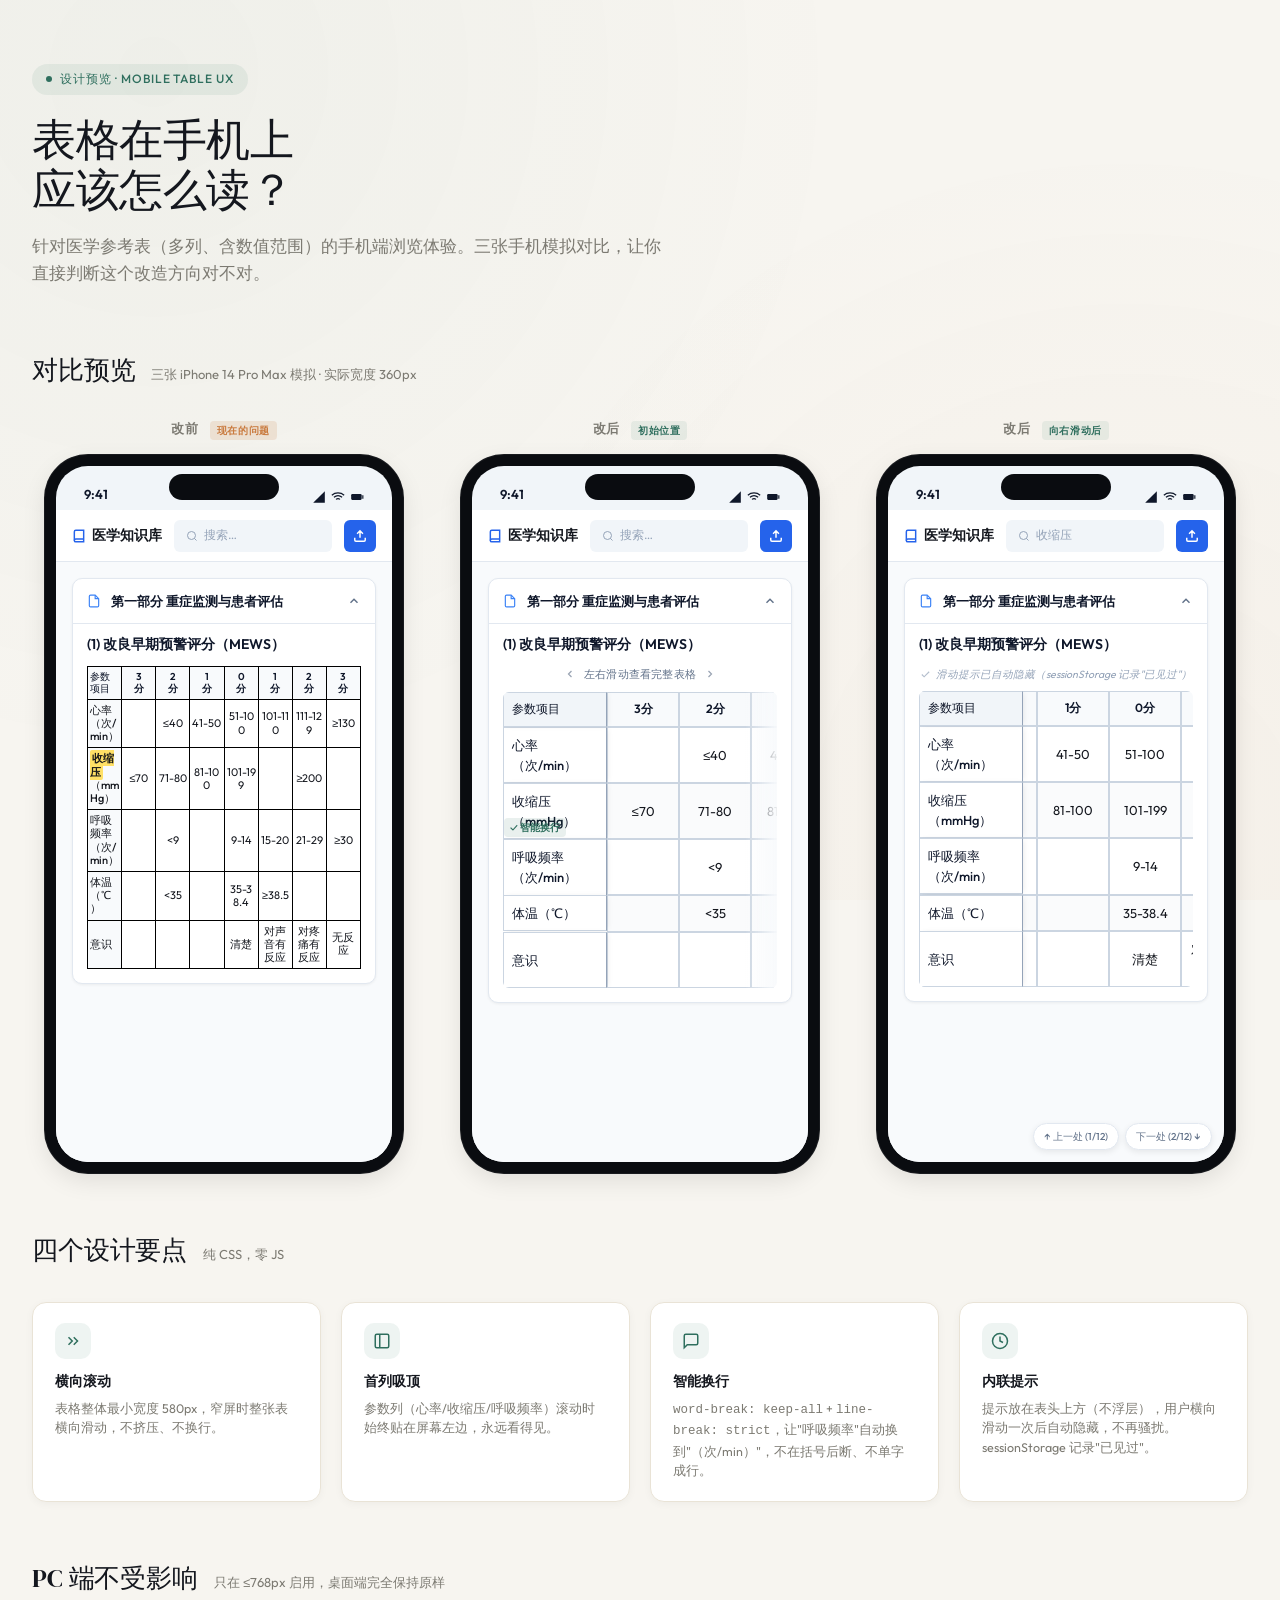
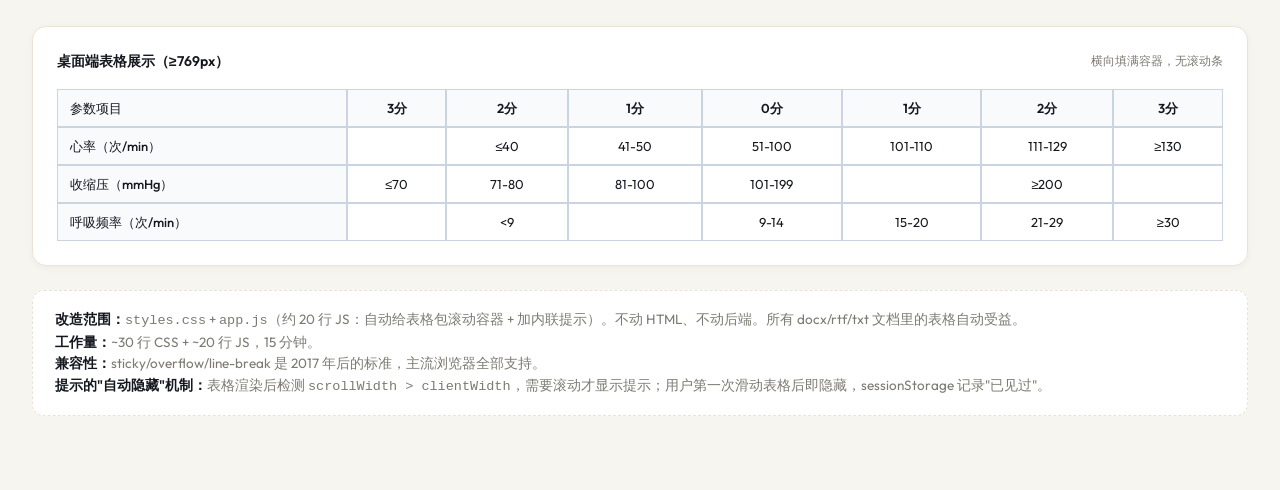
<file: preview-table-mobile.html>
<!DOCTYPE html>
<html lang="zh-CN">
<head>
<meta charset="UTF-8">
<meta name="viewport" content="width=device-width, initial-scale=1.0">
<title>表格浏览体验优化 · 设计稿预览</title>
<link href="https://fonts.googleapis.com/css2?family=DM+Serif+Display&family=Outfit:wght@400;500;600;700&family=JetBrains+Mono:wght@400;500&display=swap" rel="stylesheet">
<style>
:root {
  --bg: #f7f5f0;
  --surface: #ffffff;
  --line: #e9e3d6;
  --line-soft: #f0ebe0;
  --text: #14171e;
  --text-muted: #7c7a72;
  --text-dim: #a8a59c;
  --primary: #2f6f5e;
  --primary-soft: rgba(47, 111, 94, 0.08);
  --warn: #c97b3f;
  --shadow-soft: 0 2px 8px rgba(0,0,0,0.04);
  --shadow-md: 0 4px 16px -2px rgba(0,0,0,0.06);
  --shadow-lg: 0 8px 24px -2px rgba(0,0,0,0.10);
  --shadow-phone: 0 20px 50px -8px rgba(20, 23, 30, 0.25), 0 0 0 12px #1a1d24, 0 0 0 14px #2a2d34;
}
* { box-sizing: border-box; margin: 0; padding: 0; }
body {
  font-family: 'Outfit', -apple-system, sans-serif;
  background: var(--bg);
  color: var(--text);
  line-height: 1.55;
  font-size: 15px;
  -webkit-font-smoothing: antialiased;
}
/* Subtle background grain */
body::before {
  content: "";
  position: fixed;
  top: 0; left: 0; right: 0; bottom: 0;
  background: radial-gradient(circle at 12% 8%, rgba(47, 111, 94, 0.04) 0%, transparent 50%),
              radial-gradient(circle at 88% 92%, rgba(201, 123, 63, 0.04) 0%, transparent 50%);
  pointer-events: none;
  z-index: 0;
}
.wrap { max-width: 1280px; margin: 0 auto; padding: 64px 32px 80px; position: relative; z-index: 1; }

/* ===== Hero ===== */
.hero { margin-bottom: 64px; }
.eyebrow {
  display: inline-flex;
  align-items: center;
  gap: 8px;
  font-size: 12px;
  font-weight: 500;
  letter-spacing: 0.08em;
  text-transform: uppercase;
  color: var(--primary);
  background: var(--primary-soft);
  padding: 6px 14px;
  border-radius: 999px;
  margin-bottom: 20px;
}
.eyebrow-dot { width: 6px; height: 6px; border-radius: 50%; background: var(--primary); }
h1 {
  font-family: 'DM Serif Display', serif;
  font-weight: 400;
  font-size: 44px;
  line-height: 1.15;
  letter-spacing: -0.01em;
  margin-bottom: 16px;
  color: var(--text);
}
.lede {
  font-size: 17px;
  color: var(--text-muted);
  max-width: 640px;
  line-height: 1.6;
}

/* ===== Section header ===== */
.section-head { margin: 56px 0 28px; display: flex; align-items: baseline; gap: 16px; }
.section-head h2 {
  font-family: 'DM Serif Display', serif;
  font-weight: 400;
  font-size: 26px;
  letter-spacing: -0.005em;
}
.section-head .sub {
  font-size: 13px;
  color: var(--text-muted);
}
.section-head .badge {
  display: inline-flex;
  align-items: center;
  gap: 6px;
  font-size: 11px;
  font-weight: 600;
  padding: 4px 10px;
  border-radius: 999px;
  margin-left: 8px;
}
.badge.before { background: rgba(201, 123, 63, 0.12); color: var(--warn); }
.badge.after { background: var(--primary-soft); color: var(--primary); }

/* ===== Phone grid ===== */
.phone-grid {
  display: grid;
  grid-template-columns: repeat(3, 1fr);
  gap: 32px;
  margin-bottom: 40px;
}
@media (max-width: 1024px) {
  .phone-grid { grid-template-columns: 1fr; gap: 40px; max-width: 420px; margin: 0 auto 40px; }
}

/* ===== Phone ===== */
.phone {
  display: flex;
  flex-direction: column;
  align-items: center;
}
.phone-label {
  margin-bottom: 14px;
  font-size: 13px;
  font-weight: 600;
  color: var(--text-muted);
  letter-spacing: 0.04em;
  text-transform: uppercase;
}
.phone-label .tag {
  display: inline-block;
  font-size: 10px;
  font-weight: 700;
  padding: 2px 7px;
  border-radius: 4px;
  margin-left: 8px;
  vertical-align: middle;
}
.phone-label .tag.bad { background: rgba(201, 123, 63, 0.15); color: var(--warn); }
.phone-label .tag.good { background: var(--primary-soft); color: var(--primary); }
.phone-frame {
  width: 360px;
  height: 720px;
  border-radius: 44px;
  background: #0a0c10;
  padding: 12px;
  box-shadow: var(--shadow-lg), inset 0 0 0 1px rgba(255,255,255,0.06);
  position: relative;
}
.phone-screen {
  width: 100%;
  height: 100%;
  background: #f1f5f9;
  border-radius: 32px;
  overflow: hidden;
  position: relative;
  display: flex;
  flex-direction: column;
}
/* Notch */
.phone-screen::before {
  content: "";
  position: absolute;
  top: 8px; left: 50%;
  transform: translateX(-50%);
  width: 110px; height: 26px;
  background: #0a0c10;
  border-radius: 999px;
  z-index: 50;
}
/* Status bar */
.status-bar {
  height: 44px;
  display: flex;
  justify-content: space-between;
  align-items: flex-end;
  padding: 0 28px 6px;
  font-size: 13px;
  font-weight: 600;
  color: #0f172a;
  flex-shrink: 0;
}
.status-bar .right { display: flex; gap: 5px; align-items: center; }
.status-bar svg { width: 14px; height: 14px; }

/* App nav */
.app-nav {
  height: 52px;
  background: white;
  border-bottom: 1px solid #e2e8f0;
  display: flex;
  align-items: center;
  padding: 0 16px;
  gap: 12px;
  flex-shrink: 0;
}
.app-logo {
  display: flex; align-items: center; gap: 6px;
  font-size: 14px; font-weight: 600;
}
.app-logo svg { color: #2563eb; }
.app-search-mini {
  flex: 1;
  height: 32px;
  background: #f1f5f9;
  border-radius: 6px;
  display: flex;
  align-items: center;
  padding: 0 12px;
  font-size: 12px;
  color: #94a3b8;
  gap: 6px;
}
.app-search-mini svg { width: 12px; height: 12px; }
.app-upload {
  width: 32px; height: 32px;
  background: #2563eb;
  border-radius: 6px;
  display: flex;
  align-items: center;
  justify-content: center;
  color: white;
}
.app-upload svg { width: 14px; height: 14px; }

/* Page content */
.app-content {
  flex: 1;
  overflow-y: auto;
  background: #f8fafc;
  padding: 16px;
  -webkit-overflow-scrolling: touch;
}
.doc-card {
  background: white;
  border-radius: 10px;
  border: 1px solid #e2e8f0;
  overflow: hidden;
  box-shadow: 0 1px 3px rgba(0,0,0,0.06);
}
.doc-head {
  padding: 12px 14px;
  display: flex;
  align-items: center;
  gap: 10px;
  border-bottom: 1px solid #e2e8f0;
}
.doc-icon-mini { color: #3b82f6; flex-shrink: 0; }
.doc-title-mini {
  font-size: 13px;
  font-weight: 600;
  color: #0f172a;
  flex: 1;
  white-space: nowrap;
  overflow: hidden;
  text-overflow: ellipsis;
}
.doc-chevron {
  color: #64748b;
  transform: rotate(180deg);
}
.doc-body-section {
  padding: 10px 14px 14px;
}
.doc-section-title {
  font-size: 14px;
  font-weight: 600;
  color: #0f172a;
  margin-bottom: 10px;
}

/* ===== Tables ===== */
.tbl-wrap {
  /* Used in NEW design: scrollable wrapper */
  position: relative;
  border-radius: 6px;
}
.tbl-wrap-old {
  /* Used in OLD design: no scroll, just cramped */
}
.tbl-new {
  border-collapse: separate;
  border-spacing: 0;
  width: 100%;
  min-width: 580px; /* Force horizontal scroll on mobile */
  background: white;
  font-size: 13px;
  table-layout: auto;
}
.tbl-new th, .tbl-new td {
  border: 1px solid #cbd5e1;
  padding: 7px 8px;
  text-align: center;
  vertical-align: middle;
  background: white;
  min-width: 72px;
  /* Smart wrapping - keeps CJK words together, allows breaking at boundaries */
  word-break: keep-all;
  overflow-wrap: anywhere;
  line-break: strict;
}
.tbl-new th {
  background: #f8fafc;
  font-weight: 600;
  color: #0f172a;
  min-width: 56px;
  font-size: 12px;
}
.tbl-new td:first-child, .tbl-new th:first-child {
  position: sticky;
  left: 0;
  z-index: 2;
  text-align: left;
  background: white;
  font-weight: 500;
  color: #0f172a;
  min-width: 104px;
  max-width: 104px;
  box-shadow: 2px 0 6px -2px rgba(0,0,0,0.10);
  border-right: 1.5px solid #94a3b8;
}
.tbl-new thead th:first-child {
  background: #f1f5f9;
  z-index: 3;
}
.tbl-new tbody tr:first-child th:first-child {
  /* top-left corner cell */
}
.tbl-new tr:nth-child(even) td:not(:first-child),
.tbl-new tr:nth-child(even) th:not(:first-child) {
  background: #fafbfc;
}

/* Inline hint above table (replaces floating overlay) */
.tbl-inline-hint {
  display: flex;
  align-items: center;
  justify-content: center;
  gap: 8px;
  font-size: 11px;
  font-weight: 500;
  color: #64748b;
  padding: 0 0 9px;
  letter-spacing: 0.02em;
}
.tbl-inline-hint svg {
  width: 12px;
  height: 12px;
  opacity: 0.65;
}
.tbl-inline-hint.is-hidden { display: none; }

/* Auto-hide label (for Phone 3 to show what happened to the hint) */
.auto-hide-tag {
  font-size: 10.5px;
  color: #94a3b8;
  text-align: center;
  padding: 0 0 9px;
  font-style: italic;
  display: flex;
  align-items: center;
  justify-content: center;
  gap: 5px;
}
.auto-hide-tag svg {
  width: 11px;
  height: 11px;
  opacity: 0.7;
}

/* Smart-wrap highlight (for demo emphasis on Phone 2) */
.smart-wrap-demo {
  position: relative;
}
.smart-wrap-demo::before {
  content: "✓ 智能换行";
  position: absolute;
  top: -22px;
  left: 0;
  font-size: 9.5px;
  font-weight: 600;
  color: #2f6f5e;
  background: rgba(47, 111, 94, 0.10);
  padding: 2px 6px;
  border-radius: 4px;
  white-space: nowrap;
  z-index: 5;
}

/* Scrollable wrapper with fade hint */
.tbl-scroller {
  overflow-x: auto;
  -webkit-overflow-scrolling: touch;
  border-radius: 6px;
  position: relative;
  scrollbar-width: thin;
}
.tbl-scroller::-webkit-scrollbar { height: 4px; }
.tbl-scroller::-webkit-scrollbar-track { background: #f1f5f9; }
.tbl-scroller::-webkit-scrollbar-thumb { background: #cbd5e1; border-radius: 2px; }

/* Fade hint on right edge */
.tbl-wrap-fade::after {
  content: "";
  position: absolute;
  top: 0; right: 0; bottom: 0;
  width: 32px;
  background: linear-gradient(to right, transparent, rgba(248, 250, 252, 0.95));
  pointer-events: none;
  border-radius: 0 6px 6px 0;
  z-index: 4;
}

/* ===== OLD TABLE (current broken state) ===== */
.tbl-old {
  border-collapse: collapse;
  width: 100%;
  background: white;
  table-layout: fixed;
  font-size: 11px;
}
.tbl-old th, .tbl-old td {
  border: 1px solid #000;
  padding: 4px 2px;
  text-align: center;
  vertical-align: middle;
  word-break: break-all;
  word-wrap: break-word;
  line-height: 1.2;
}
.tbl-old th {
  background: #f8fafc;
  font-weight: 600;
  font-size: 10px;
  color: #0f172a;
}
.tbl-old td:first-child, .tbl-old th:first-child {
  text-align: left;
  background: #f8fafc;
  font-weight: 500;
}
.tbl-old td mark {
  background: #FFE066;
  color: #1A1A1A;
  padding: 1px 2px;
  border-radius: 2px;
  font-weight: 600;
}

/* Annotation tags */
.tag-3d { background: #FFE066; color: #1A1A1A; padding: 0 3px; border-radius: 2px; font-weight: 600; }

/* Floating nav buttons */
.floating-nav {
  position: absolute;
  bottom: 12px;
  right: 12px;
  display: flex;
  gap: 6px;
  z-index: 30;
}
.float-btn {
  background: white;
  border: 1px solid #e2e8f0;
  border-radius: 14px;
  padding: 5px 10px;
  font-size: 10px;
  font-weight: 500;
  color: #64748b;
  box-shadow: 0 2px 6px rgba(0,0,0,0.08);
}

/* ===== Features grid ===== */
.features {
  display: grid;
  grid-template-columns: repeat(4, 1fr);
  gap: 20px;
  margin: 32px 0 56px;
}
@media (max-width: 900px) { .features { grid-template-columns: repeat(2, 1fr); } }
@media (max-width: 540px) { .features { grid-template-columns: 1fr; } }
.feature {
  background: white;
  border: 1px solid var(--line);
  border-radius: 14px;
  padding: 20px 22px;
  box-shadow: var(--shadow-soft);
}
.feature-icon {
  width: 36px; height: 36px;
  background: var(--primary-soft);
  color: var(--primary);
  border-radius: 10px;
  display: flex; align-items: center; justify-content: center;
  margin-bottom: 12px;
}
.feature-icon svg { width: 18px; height: 18px; }
.feature-title {
  font-size: 14px;
  font-weight: 600;
  margin-bottom: 6px;
}
.feature-desc {
  font-size: 12.5px;
  color: var(--text-muted);
  line-height: 1.55;
}

/* ===== Inline annotations inside phone ===== */
.callout {
  position: absolute;
  background: var(--text);
  color: white;
  font-size: 11px;
  font-weight: 500;
  padding: 6px 10px;
  border-radius: 6px;
  box-shadow: 0 4px 12px rgba(0,0,0,0.15);
  z-index: 60;
  white-space: nowrap;
  display: flex;
  align-items: center;
  gap: 6px;
}
.callout::before {
  content: "";
  position: absolute;
  width: 0; height: 0;
  border: 5px solid transparent;
}
.callout-down::before {
  top: -10px; left: 50%;
  transform: translateX(-50%);
  border-bottom-color: var(--text);
}
.callout-down { top: 12px; left: 50%; transform: translateX(-50%); }

/* ===== PC demo row ===== */
.pc-demo {
  background: white;
  border: 1px solid var(--line);
  border-radius: 14px;
  padding: 24px;
  box-shadow: var(--shadow-soft);
  margin-bottom: 24px;
}
.pc-demo-header {
  display: flex;
  align-items: center;
  justify-content: space-between;
  margin-bottom: 16px;
}
.pc-demo-header h3 {
  font-size: 14px;
  font-weight: 600;
  color: var(--text);
}
.pc-demo-header .note {
  font-size: 12px;
  color: var(--text-muted);
}
.pc-table {
  border-collapse: separate;
  border-spacing: 0;
  width: 100%;
  font-size: 13px;
  background: white;
}
.pc-table th, .pc-table td {
  border: 1px solid #cbd5e1;
  padding: 8px 12px;
  text-align: center;
  vertical-align: middle;
}
.pc-table th {
  background: #f8fafc;
  font-weight: 600;
}
.pc-table td:first-child, .pc-table th:first-child {
  text-align: left;
  background: #f8fafc;
  font-weight: 500;
}

/* ===== Footer note ===== */
.note-box {
  background: white;
  border: 1px dashed var(--line);
  border-radius: 12px;
  padding: 18px 22px;
  font-size: 13.5px;
  color: var(--text-muted);
  line-height: 1.6;
}
.note-box strong { color: var(--text); font-weight: 600; }

/* Mock-accurate tables - using real MEWS data */
</style>
</head>
<body>
<div class="wrap">

  <!-- Hero -->
  <div class="hero">
    <div class="eyebrow"><span class="eyebrow-dot"></span>设计预览 · Mobile Table UX</div>
    <h1>表格在手机上<br>应该怎么读？</h1>
    <p class="lede">针对医学参考表（多列、含数值范围）的手机端浏览体验。三张手机模拟对比，让你直接判断这个改造方向对不对。</p>
  </div>

  <!-- Phone grid -->
  <div class="section-head">
    <h2>对比预览</h2>
    <span class="sub">三张 iPhone 14 Pro Max 模拟 · 实际宽度 360px</span>
  </div>

  <div class="phone-grid">

    <!-- PHONE 1: CURRENT STATE -->
    <div class="phone">
      <div class="phone-label">改前 <span class="tag bad">现在的问题</span></div>
      <div class="phone-frame">
        <div class="phone-screen">
          <div class="status-bar">
            <span>9:41</span>
            <span class="right">
              <svg viewBox="0 0 24 24" fill="currentColor"><path d="M2 22h20V2L2 22z"/></svg>
              <svg viewBox="0 0 24 24" fill="none" stroke="currentColor" stroke-width="2"><path d="M5 12.55a11 11 0 0 1 14.08 0M1.42 9a16 16 0 0 1 21.16 0M8.53 16.11a6 6 0 0 1 6.95 0M12 20h.01"/></svg>
              <svg viewBox="0 0 24 24" fill="currentColor"><rect x="2" y="7" width="18" height="10" rx="2"/><rect x="21" y="9" width="2" height="6" fill="#0f172a"/></svg>
            </span>
          </div>
          <div class="app-nav">
            <div class="app-logo">
              <svg width="14" height="14" viewBox="0 0 24 24" fill="none" stroke="currentColor" stroke-width="2.5"><path d="M4 19.5A2.5 2.5 0 0 1 6.5 17H20"/><path d="M6.5 2H20v20H6.5A2.5 2.5 0 0 1 4 19.5v-15A2.5 2.5 0 0 1 6.5 2z"/></svg>
              医学知识库
            </div>
            <div class="app-search-mini">
              <svg viewBox="0 0 24 24" fill="none" stroke="currentColor" stroke-width="2"><circle cx="11" cy="11" r="8"/><path d="m21 21-4.3-4.3"/></svg>
              搜索…
            </div>
            <div class="app-upload">
              <svg viewBox="0 0 24 24" fill="none" stroke="currentColor" stroke-width="2.5"><path d="M21 15v4a2 2 0 0 1-2 2H5a2 2 0 0 1-2-2v-4M17 8l-5-5-5 5M12 3v12"/></svg>
            </div>
          </div>
          <div class="app-content">
            <div class="doc-card">
              <div class="doc-head">
                <svg class="doc-icon-mini" width="14" height="14" viewBox="0 0 24 24" fill="none" stroke="currentColor" stroke-width="2"><path d="M14 2H6a2 2 0 0 0-2 2v16a2 2 0 0 0 2 2h12a2 2 0 0 0 2-2V8z"/><polyline points="14 2 14 8 20 8"/></svg>
                <span class="doc-title-mini">第一部分 重症监测与患者评估</span>
                <svg class="doc-chevron" width="14" height="14" viewBox="0 0 24 24" fill="none" stroke="currentColor" stroke-width="2.5"><polyline points="6 9 12 15 18 9"/></svg>
              </div>
              <div class="doc-body-section">
                <div class="doc-section-title">(1) 改良早期预警评分（MEWS）</div>
                <table class="tbl-old">
                  <thead>
                    <tr>
                      <th>参数<br>项目</th>
                      <th>3<br>分</th>
                      <th>2<br>分</th>
                      <th>1<br>分</th>
                      <th>0<br>分</th>
                      <th>1<br>分</th>
                      <th>2<br>分</th>
                      <th>3<br>分</th>
                    </tr>
                  </thead>
                  <tbody>
                    <tr>
                      <td>心率（次/min）</td>
                      <td></td>
                      <td>≤40</td>
                      <td>41-50</td>
                      <td>51-100</td>
                      <td>101-110</td>
                      <td>111-129</td>
                      <td>≥130</td>
                    </tr>
                    <tr>
                      <td><mark>收缩压</mark>（mmHg）</td>
                      <td>≤70</td>
                      <td>71-80</td>
                      <td>81-100</td>
                      <td>101-199</td>
                      <td></td>
                      <td>≥200</td>
                      <td></td>
                    </tr>
                    <tr>
                      <td>呼吸频率（次/min）</td>
                      <td></td>
                      <td>&lt;9</td>
                      <td></td>
                      <td>9-14</td>
                      <td>15-20</td>
                      <td>21-29</td>
                      <td>≥30</td>
                    </tr>
                    <tr>
                      <td>体温（℃）</td>
                      <td></td>
                      <td>&lt;35</td>
                      <td></td>
                      <td>35-38.4</td>
                      <td>≥38.5</td>
                      <td></td>
                      <td></td>
                    </tr>
                    <tr>
                      <td>意识</td>
                      <td></td>
                      <td></td>
                      <td></td>
                      <td>清楚</td>
                      <td>对声音有反应</td>
                      <td>对疼痛有反应</td>
                      <td>无反应</td>
                    </tr>
                  </tbody>
                </table>
              </div>
            </div>
          </div>
        </div>
      </div>
    </div>

    <!-- PHONE 2: NEW - INITIAL -->
    <div class="phone">
      <div class="phone-label">改后 <span class="tag good">初始位置</span></div>
      <div class="phone-frame">
        <div class="phone-screen">
          <div class="status-bar">
            <span>9:41</span>
            <span class="right">
              <svg viewBox="0 0 24 24" fill="currentColor"><path d="M2 22h20V2L2 22z"/></svg>
              <svg viewBox="0 0 24 24" fill="none" stroke="currentColor" stroke-width="2"><path d="M5 12.55a11 11 0 0 1 14.08 0M1.42 9a16 16 0 0 1 21.16 0M8.53 16.11a6 6 0 0 1 6.95 0M12 20h.01"/></svg>
              <svg viewBox="0 0 24 24" fill="currentColor"><rect x="2" y="7" width="18" height="10" rx="2"/><rect x="21" y="9" width="2" height="6" fill="#0f172a"/></svg>
            </span>
          </div>
          <div class="app-nav">
            <div class="app-logo">
              <svg width="14" height="14" viewBox="0 0 24 24" fill="none" stroke="currentColor" stroke-width="2.5"><path d="M4 19.5A2.5 2.5 0 0 1 6.5 17H20"/><path d="M6.5 2H20v20H6.5A2.5 2.5 0 0 1 4 19.5v-15A2.5 2.5 0 0 1 6.5 2z"/></svg>
              医学知识库
            </div>
            <div class="app-search-mini">
              <svg viewBox="0 0 24 24" fill="none" stroke="currentColor" stroke-width="2"><circle cx="11" cy="11" r="8"/><path d="m21 21-4.3-4.3"/></svg>
              搜索…
            </div>
            <div class="app-upload">
              <svg viewBox="0 0 24 24" fill="none" stroke="currentColor" stroke-width="2.5"><path d="M21 15v4a2 2 0 0 1-2 2H5a2 2 0 0 1-2-2v-4M17 8l-5-5-5 5M12 3v12"/></svg>
            </div>
          </div>
          <div class="app-content">
            <div class="doc-card">
              <div class="doc-head">
                <svg class="doc-icon-mini" width="14" height="14" viewBox="0 0 24 24" fill="none" stroke="currentColor" stroke-width="2"><path d="M14 2H6a2 2 0 0 0-2 2v16a2 2 0 0 0 2 2h12a2 2 0 0 0 2-2V8z"/><polyline points="14 2 14 8 20 8"/></svg>
                <span class="doc-title-mini">第一部分 重症监测与患者评估</span>
                <svg class="doc-chevron" width="14" height="14" viewBox="0 0 24 24" fill="none" stroke="currentColor" stroke-width="2.5"><polyline points="6 9 12 15 18 9"/></svg>
              </div>
              <div class="doc-body-section">
                <div class="doc-section-title">(1) 改良早期预警评分（MEWS）</div>
                <div class="tbl-inline-hint">
                  <svg viewBox="0 0 24 24" fill="none" stroke="currentColor" stroke-width="2.5"><polyline points="15 18 9 12 15 6"/></svg>
                  左右滑动查看完整表格
                  <svg viewBox="0 0 24 24" fill="none" stroke="currentColor" stroke-width="2.5"><polyline points="9 18 15 12 9 6"/></svg>
                </div>
                <div class="tbl-wrap tbl-wrap-fade">
                  <div class="tbl-scroller">
                    <table class="tbl-new">
                      <thead>
                        <tr>
                          <th>参数项目</th>
                          <th>3分</th>
                          <th>2分</th>
                          <th>1分</th>
                          <th>0分</th>
                          <th>1分</th>
                          <th>2分</th>
                          <th>3分</th>
                        </tr>
                      </thead>
                      <tbody>
                        <tr>
                          <td>心率（次/min）</td>
                          <td></td>
                          <td>≤40</td>
                          <td>41-50</td>
                          <td>51-100</td>
                          <td>101-110</td>
                          <td>111-129</td>
                          <td>≥130</td>
                        </tr>
                        <tr>
                          <td>收缩压（mmHg）</td>
                          <td>≤70</td>
                          <td>71-80</td>
                          <td>81-100</td>
                          <td>101-199</td>
                          <td></td>
                          <td>≥200</td>
                          <td></td>
                        </tr>
                        <tr>
                          <td class="smart-wrap-demo">呼吸频率（次/min）</td>
                          <td></td>
                          <td>&lt;9</td>
                          <td></td>
                          <td>9-14</td>
                          <td>15-20</td>
                          <td>21-29</td>
                          <td>≥30</td>
                        </tr>
                        <tr>
                          <td>体温（℃）</td>
                          <td></td>
                          <td>&lt;35</td>
                          <td></td>
                          <td>35-38.4</td>
                          <td>≥38.5</td>
                          <td></td>
                          <td></td>
                        </tr>
                        <tr>
                          <td>意识</td>
                          <td></td>
                          <td></td>
                          <td></td>
                          <td>清楚</td>
                          <td>对声音有反应</td>
                          <td>对疼痛有反应</td>
                          <td>无反应</td>
                        </tr>
                      </tbody>
                    </table>
                  </div>
                </div>
              </div>
            </div>
          </div>
        </div>
      </div>
    </div>
    <div class="phone">
      <div class="phone-label">改后 <span class="tag good">向右滑动后</span></div>
      <div class="phone-frame">
        <div class="phone-screen">
          <div class="status-bar">
            <span>9:41</span>
            <span class="right">
              <svg viewBox="0 0 24 24" fill="currentColor"><path d="M2 22h20V2L2 22z"/></svg>
              <svg viewBox="0 0 24 24" fill="none" stroke="currentColor" stroke-width="2"><path d="M5 12.55a11 11 0 0 1 14.08 0M1.42 9a16 16 0 0 1 21.16 0M8.53 16.11a6 6 0 0 1 6.95 0M12 20h.01"/></svg>
              <svg viewBox="0 0 24 24" fill="currentColor"><rect x="2" y="7" width="18" height="10" rx="2"/><rect x="21" y="9" width="2" height="6" fill="#0f172a"/></svg>
            </span>
          </div>
          <div class="app-nav">
            <div class="app-logo">
              <svg width="14" height="14" viewBox="0 0 24 24" fill="none" stroke="currentColor" stroke-width="2.5"><path d="M4 19.5A2.5 2.5 0 0 1 6.5 17H20"/><path d="M6.5 2H20v20H6.5A2.5 2.5 0 0 1 4 19.5v-15A2.5 2.5 0 0 1 6.5 2z"/></svg>
              医学知识库
            </div>
            <div class="app-search-mini">
              <svg viewBox="0 0 24 24" fill="none" stroke="currentColor" stroke-width="2"><circle cx="11" cy="11" r="8"/><path d="m21 21-4.3-4.3"/></svg>
              收缩压
            </div>
            <div class="app-upload">
              <svg viewBox="0 0 24 24" fill="none" stroke="currentColor" stroke-width="2.5"><path d="M21 15v4a2 2 0 0 1-2 2H5a2 2 0 0 1-2-2v-4M17 8l-5-5-5 5M12 3v12"/></svg>
            </div>
          </div>
          <div class="app-content">
            <div class="doc-card">
              <div class="doc-head">
                <svg class="doc-icon-mini" width="14" height="14" viewBox="0 0 24 24" fill="none" stroke="currentColor" stroke-width="2"><path d="M14 2H6a2 2 0 0 0-2 2v16a2 2 0 0 0 2 2h12a2 2 0 0 0 2-2V8z"/><polyline points="14 2 14 8 20 8"/></svg>
                <span class="doc-title-mini">第一部分 重症监测与患者评估</span>
                <svg class="doc-chevron" width="14" height="14" viewBox="0 0 24 24" fill="none" stroke="currentColor" stroke-width="2.5"><polyline points="6 9 12 15 18 9"/></svg>
              </div>
              <div class="doc-body-section">
                <div class="doc-section-title">(1) 改良早期预警评分（MEWS）</div>
                <div class="auto-hide-tag">
                  <svg viewBox="0 0 24 24" fill="none" stroke="currentColor" stroke-width="2.5"><polyline points="20 6 9 17 4 12"/></svg>
                  滑动提示已自动隐藏（sessionStorage 记录"已见过"）
                </div>
                <div class="tbl-wrap">
                  <div class="tbl-scroller" style="overflow-x: hidden;">
                    <!-- Hack to simulate scroll: put table in wider container shifted left -->
                    <div style="margin-left: -130px;">
                      <table class="tbl-new">
                        <thead>
                          <tr>
                            <th>参数项目</th>
                            <th>3分</th>
                            <th>2分</th>
                            <th>1分</th>
                            <th>0分</th>
                            <th>1分</th>
                            <th>2分</th>
                            <th>3分</th>
                          </tr>
                        </thead>
                        <tbody>
                          <tr>
                            <td>心率（次/min）</td>
                            <td></td>
                            <td>≤40</td>
                            <td>41-50</td>
                            <td>51-100</td>
                            <td>101-110</td>
                            <td>111-129</td>
                            <td>≥130</td>
                          </tr>
                          <tr>
                            <td>收缩压（mmHg）</td>
                            <td>≤70</td>
                            <td>71-80</td>
                            <td>81-100</td>
                            <td>101-199</td>
                            <td></td>
                            <td>≥200</td>
                            <td></td>
                          </tr>
                          <tr>
                            <td>呼吸频率（次/min）</td>
                            <td></td>
                            <td>&lt;9</td>
                            <td></td>
                            <td>9-14</td>
                            <td>15-20</td>
                            <td>21-29</td>
                            <td>≥30</td>
                          </tr>
                          <tr>
                            <td>体温（℃）</td>
                            <td></td>
                            <td>&lt;35</td>
                            <td></td>
                            <td>35-38.4</td>
                            <td>≥38.5</td>
                            <td></td>
                            <td></td>
                          </tr>
                          <tr>
                            <td>意识</td>
                            <td></td>
                            <td></td>
                            <td></td>
                            <td>清楚</td>
                            <td>对声音有反应</td>
                            <td>对疼痛有反应</td>
                            <td>无反应</td>
                          </tr>
                        </tbody>
                      </table>
                    </div>
                  </div>
                </div>
              </div>
            </div>
          </div>
          <div class="floating-nav">
            <div class="float-btn">↑ 上一处 (1/12)</div>
            <div class="float-btn">下一处 (2/12) ↓</div>
          </div>
        </div>
      </div>
    </div>
  </div>

  <!-- Features -->
  <div class="section-head">
    <h2>四个设计要点</h2>
    <span class="sub">纯 CSS，零 JS</span>
  </div>

  <div class="features">
    <div class="feature">
      <div class="feature-icon">
        <svg viewBox="0 0 24 24" fill="none" stroke="currentColor" stroke-width="2"><polyline points="13 17 18 12 13 7"/><polyline points="6 17 11 12 6 7"/></svg>
      </div>
      <div class="feature-title">横向滚动</div>
      <div class="feature-desc">表格整体最小宽度 580px，窄屏时整张表横向滑动，不挤压、不换行。</div>
    </div>
    <div class="feature">
      <div class="feature-icon">
        <svg viewBox="0 0 24 24" fill="none" stroke="currentColor" stroke-width="2"><rect x="3" y="3" width="18" height="18" rx="2"/><line x1="9" y1="3" x2="9" y2="21"/></svg>
      </div>
      <div class="feature-title">首列吸顶</div>
      <div class="feature-desc">参数列（心率/收缩压/呼吸频率）滚动时始终贴在屏幕左边，永远看得见。</div>
    </div>
    <div class="feature">
      <div class="feature-icon">
        <svg viewBox="0 0 24 24" fill="none" stroke="currentColor" stroke-width="2"><path d="M21 15a2 2 0 0 1-2 2H7l-4 4V5a2 2 0 0 1 2-2h14a2 2 0 0 1 2 2z"/></svg>
      </div>
      <div class="feature-title">智能换行</div>
      <div class="feature-desc"><code>word-break: keep-all</code> + <code>line-break: strict</code>，让"呼吸频率"自动换到"（次/min）"，不在括号后断、不单字成行。</div>
    </div>
    <div class="feature">
      <div class="feature-icon">
        <svg viewBox="0 0 24 24" fill="none" stroke="currentColor" stroke-width="2"><circle cx="12" cy="12" r="10"/><polyline points="12 6 12 12 16 14"/></svg>
      </div>
      <div class="feature-title">内联提示</div>
      <div class="feature-desc">提示放在表头上方（不浮层），用户横向滑动一次后自动隐藏，不再骚扰。sessionStorage 记录"已见过"。</div>
    </div>
  </div>

  <!-- PC demo -->
  <div class="section-head">
    <h2>PC 端不受影响</h2>
    <span class="sub">只在 ≤768px 启用，桌面端完全保持原样</span>
  </div>

  <div class="pc-demo">
    <div class="pc-demo-header">
      <h3>桌面端表格展示（≥769px）</h3>
      <span class="note">横向填满容器，无滚动条</span>
    </div>
    <table class="pc-table">
      <thead>
        <tr>
          <th>参数项目</th>
          <th>3分</th>
          <th>2分</th>
          <th>1分</th>
          <th>0分</th>
          <th>1分</th>
          <th>2分</th>
          <th>3分</th>
        </tr>
      </thead>
      <tbody>
        <tr>
          <td>心率（次/min）</td>
          <td></td>
          <td>≤40</td>
          <td>41-50</td>
          <td>51-100</td>
          <td>101-110</td>
          <td>111-129</td>
          <td>≥130</td>
        </tr>
        <tr>
          <td>收缩压（mmHg）</td>
          <td>≤70</td>
          <td>71-80</td>
          <td>81-100</td>
          <td>101-199</td>
          <td></td>
          <td>≥200</td>
          <td></td>
        </tr>
        <tr>
          <td>呼吸频率（次/min）</td>
          <td></td>
          <td>&lt;9</td>
          <td></td>
          <td>9-14</td>
          <td>15-20</td>
          <td>21-29</td>
          <td>≥30</td>
        </tr>
      </tbody>
    </table>
  </div>

  <div class="note-box">
    <strong>改造范围：</strong><code>styles.css</code> + <code>app.js</code>（约 20 行 JS：自动给表格包滚动容器 + 加内联提示）。不动 HTML、不动后端。所有 docx/rtf/txt 文档里的表格自动受益。<br>
    <strong>工作量：</strong>~30 行 CSS + ~20 行 JS，15 分钟。<br>
    <strong>兼容性：</strong>sticky/overflow/line-break 是 2017 年后的标准，主流浏览器全部支持。<br>
    <strong>提示的"自动隐藏"机制：</strong>表格渲染后检测 <code>scrollWidth &gt; clientWidth</code>，需要滚动才显示提示；用户第一次滑动表格后即隐藏，sessionStorage 记录"已见过"。
  </div>

</div>
</body>
</html>
</file>
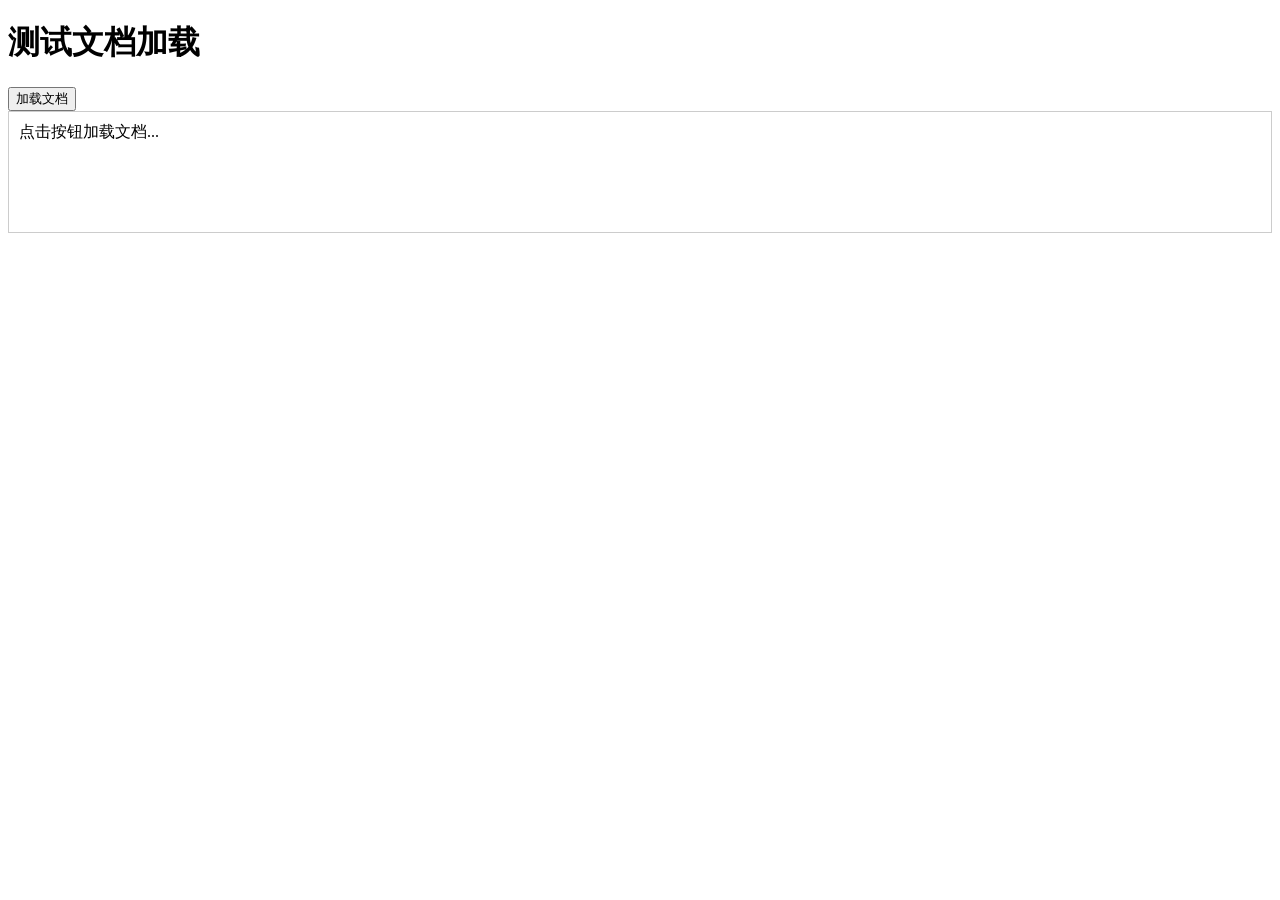
<file: frontend/test.html>
<!DOCTYPE html>
<html>
<head>
  <title>测试文档加载</title>
</head>
<body>
  <h1>测试文档加载</h1>
  <button onclick="loadDoc()">加载文档</button>
  <div id="container" style="border:1px solid #ccc; padding:10px; min-height:100px;">
    点击按钮加载文档...
  </div>
  <script>
    async function loadDoc() {
      const container = document.getElementById('container');
      container.innerHTML = '<div class="loading">加载中...</div>';
      console.log('1. 开始加载');
      
      try {
        const response = await fetch('http://127.0.0.1:8080/api/documents/7');
        const data = await response.json();
        console.log('2. 获取数据成功, html_content长度:', data.html_content?.length);
        
        container.innerHTML = '<div class="doc-content">' + data.html_content + '</div>';
        console.log('3. innerHTML设置完成');
        console.log('container.innerHTML长度:', container.innerHTML.length);
        console.log('container.firstChild:', container.firstChild);
      } catch (e) {
        console.error('加载失败:', e);
        container.innerHTML = '<p style="color:red">加载失败</p>';
      }
    }
  </script>
</body>
</html>
</file>
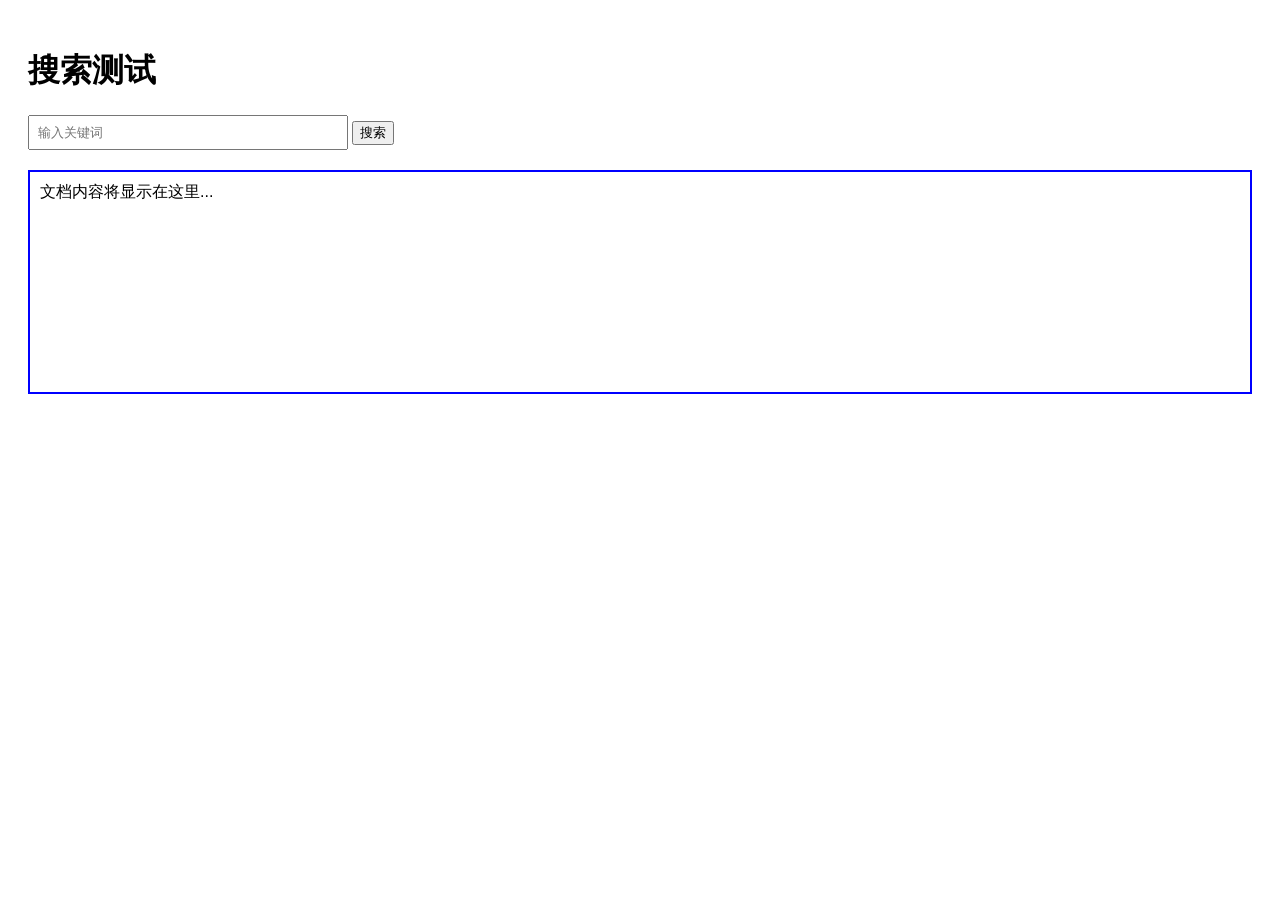
<file: frontend/test_search.html>
<!DOCTYPE html>
<html>
<head>
  <title>搜索测试</title>
  <style>
    body { font-family: sans-serif; padding: 20px; }
    .search-results { margin-top: 20px; }
    .result-item { 
      border: 1px solid #ddd; 
      padding: 10px; 
      margin: 5px 0; 
      cursor: pointer;
      background: #f9f9f9;
    }
    .result-item:hover { background: #e9e9e9; }
    .doc-content { 
      border: 2px solid blue;
      padding: 10px;
      margin-top: 20px;
      min-height: 200px;
      white-space: pre-wrap;
    }
  </style>
</head>
<body>
  <h1>搜索测试</h1>
  <input type="text" id="searchInput" placeholder="输入关键词" style="padding:8px; width:300px;">
  <button onclick="doSearch()">搜索</button>
  <div id="results" class="search-results"></div>
  <div id="docContent" class="doc-content">文档内容将显示在这里...</div>
  
  <script>
    const API = 'http://127.0.0.1:8080/api';
    let activeKeyword = '';
    
    async function doSearch() {
      const kw = document.getElementById('searchInput').value.trim();
      if (!kw) return;
      
      const resultsDiv = document.getElementById('results');
      resultsDiv.innerHTML = '搜索中...';
      
      try {
        const response = await fetch(API + '/search?q=' + encodeURIComponent(kw));
        const data = await response.json();
        
        activeKeyword = kw;
        const results = data.results || [];
        
        if (results.length === 0) {
          resultsDiv.innerHTML = '未找到结果';
          return;
        }
        
        resultsDiv.innerHTML = results.map(r => 
          '<div class="result-item" data-id="' + r.id + '" onclick="loadDoc(' + r.id + ')">' +
            '<strong>' + r.title + '</strong> (匹配 ' + r.match_count + ' 处)' +
          '</div>'
        ).join('');
        
        console.log('搜索完成, 找到', results.length, '个结果');
      } catch (e) {
        console.error('搜索失败:', e);
        resultsDiv.innerHTML = '<p style="color:red">搜索失败</p>';
      }
    }
    
    async function loadDoc(id) {
      const docDiv = document.getElementById('docContent');
      docDiv.innerHTML = '加载中...';
      console.log('开始加载文档 ID:', id);
      
      try {
        const response = await fetch(API + '/documents/' + id);
        const data = await response.json();
        console.log('文档加载成功, html_content长度:', data.html_content?.length);
        
        docDiv.innerHTML = data.html_content || '<p>文档为空</p>';
        console.log('innerHTML设置完成');
        console.log('实际显示内容长度:', docDiv.innerHTML.length);
      } catch (e) {
        console.error('加载失败:', e);
        docDiv.innerHTML = '<p style="color:red">加载失败</p>';
      }
    }
    
    // 回车键搜索
    document.getElementById('searchInput').onkeypress = function(e) {
      if (e.key === 'Enter') doSearch();
    };
  </script>
</body>
</html>
</file>
